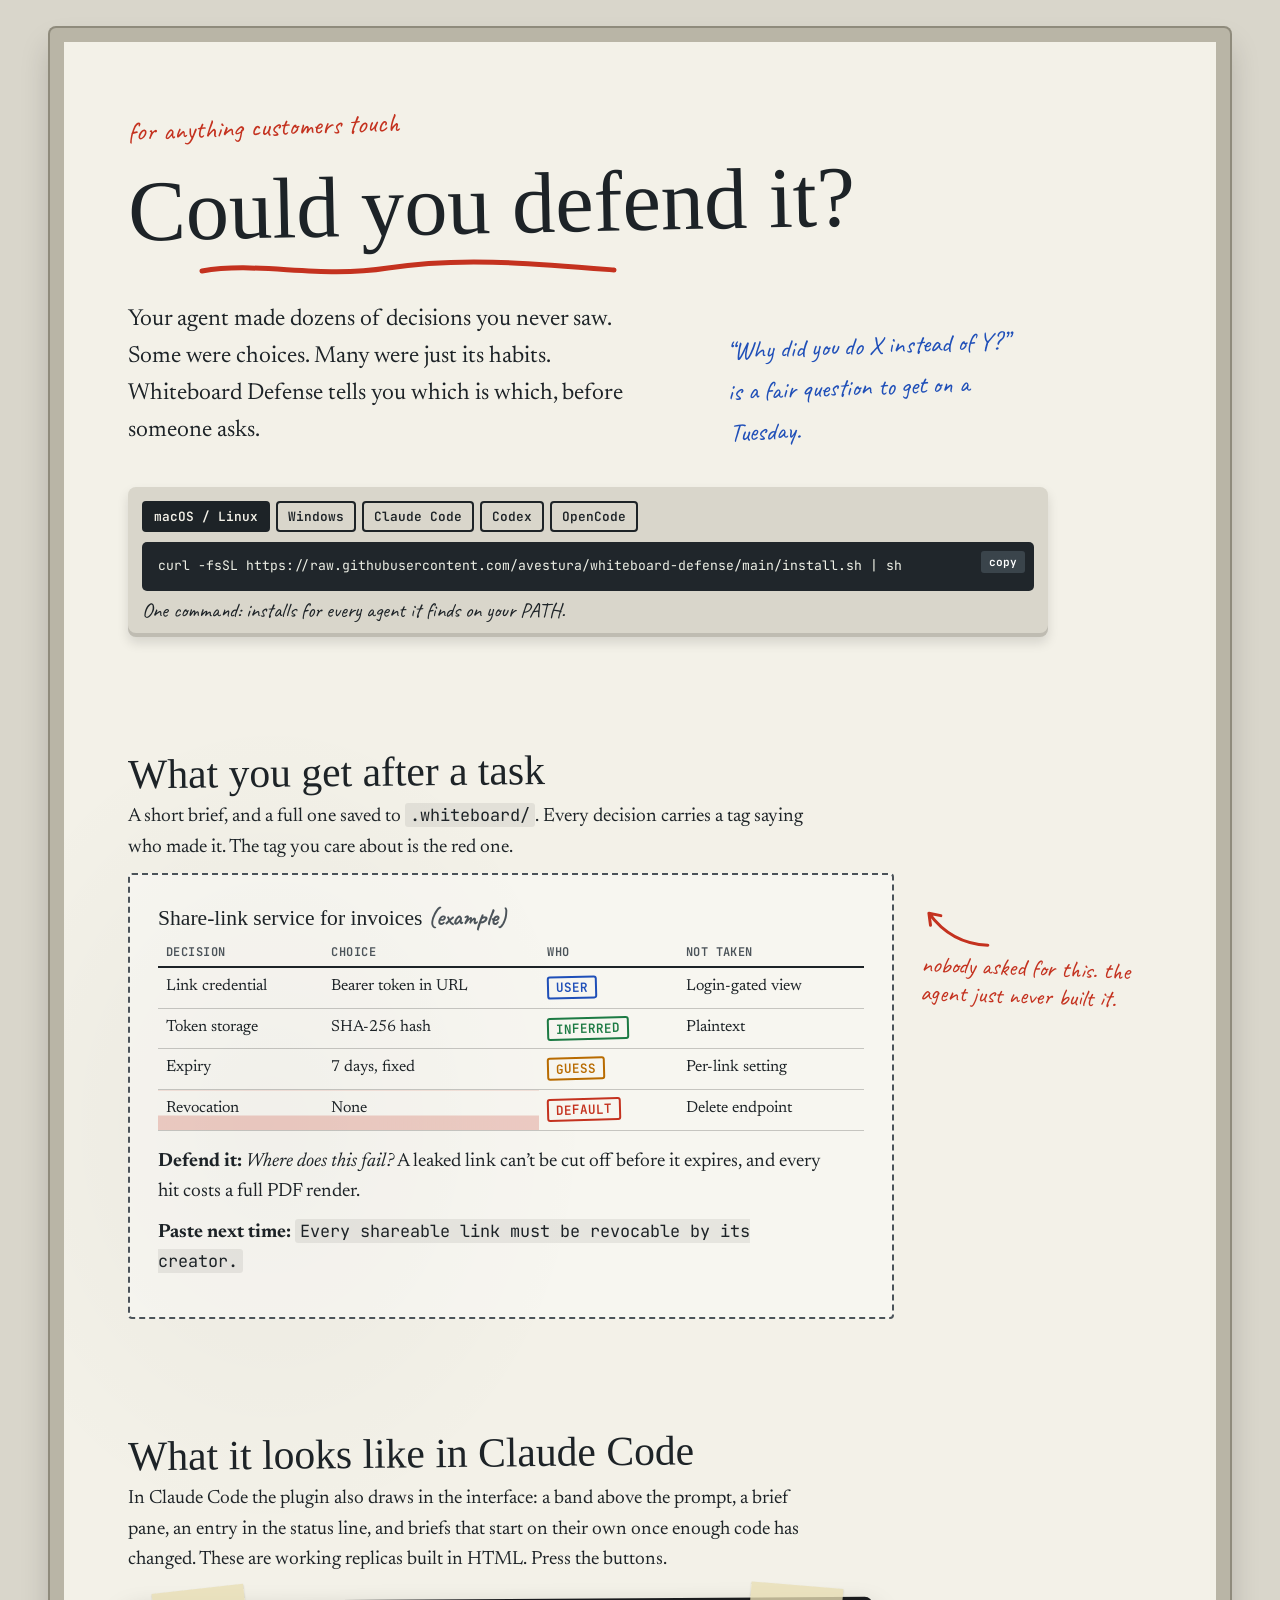
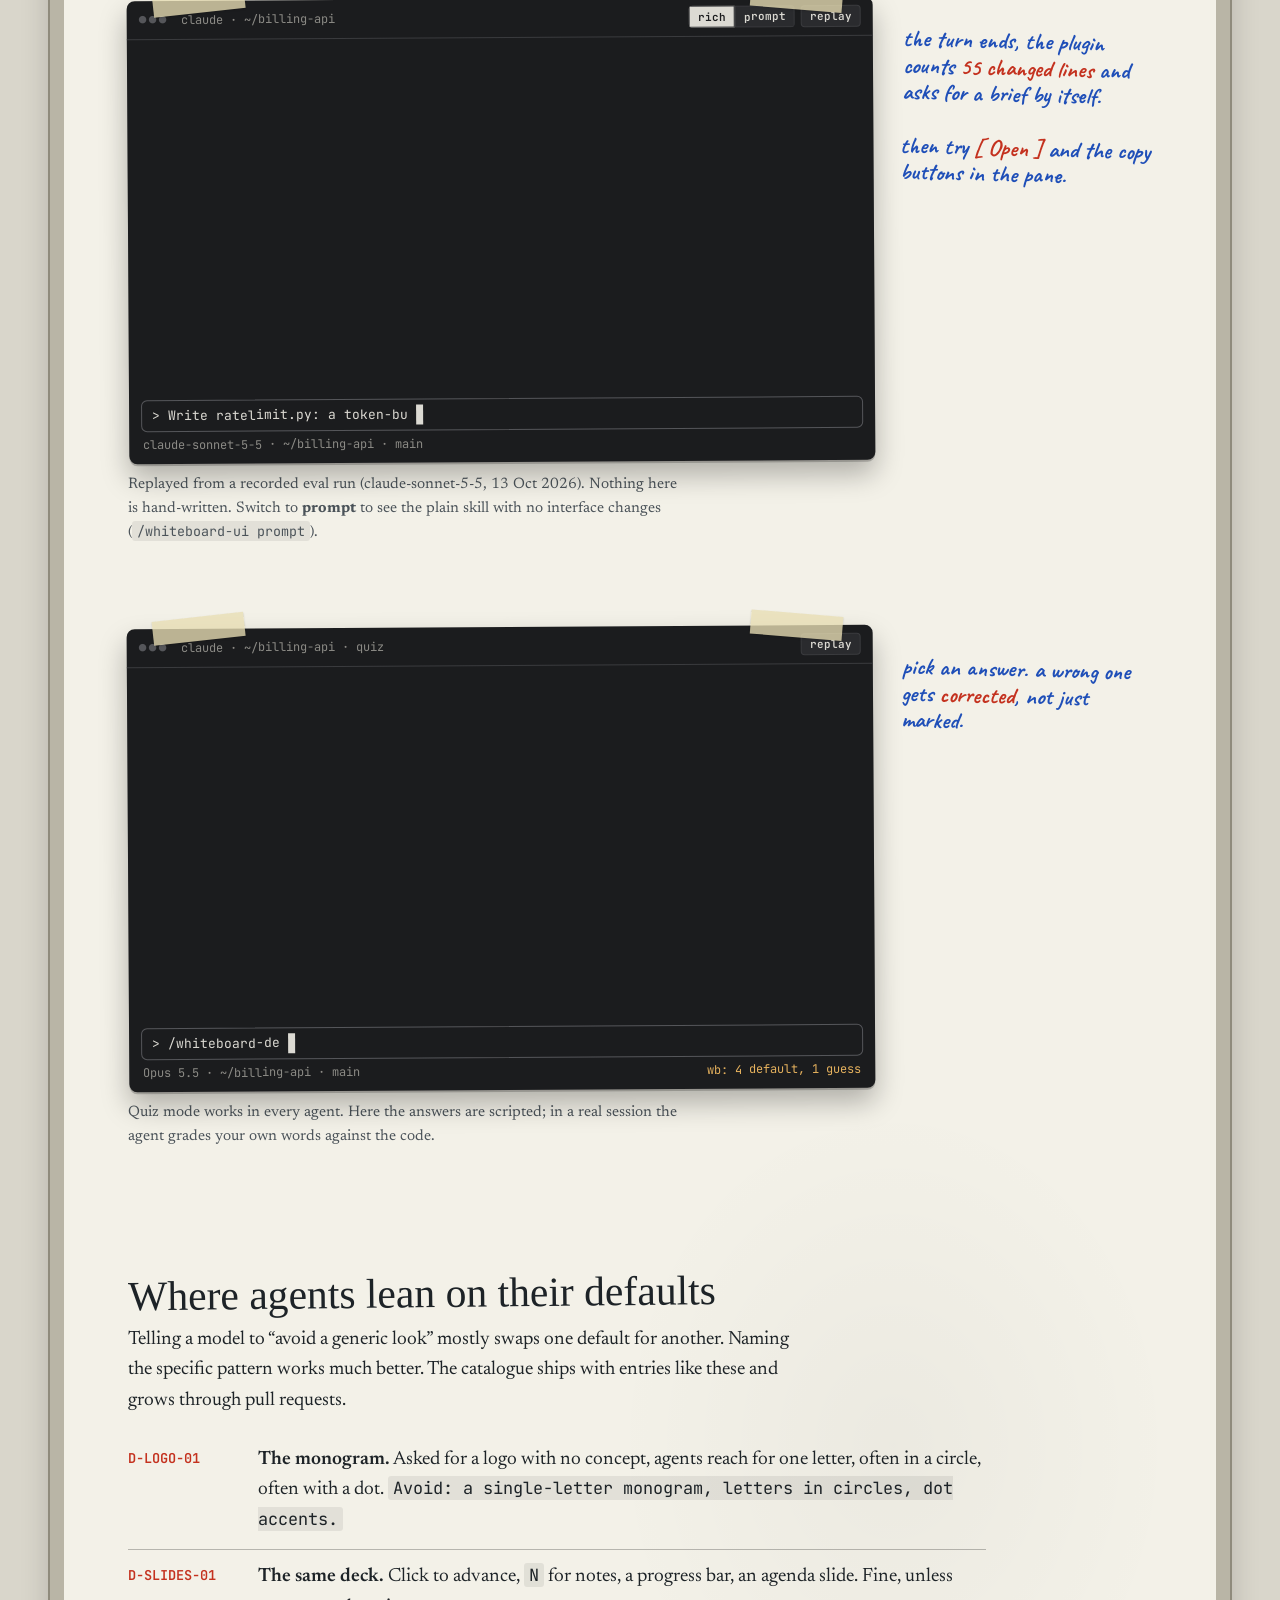
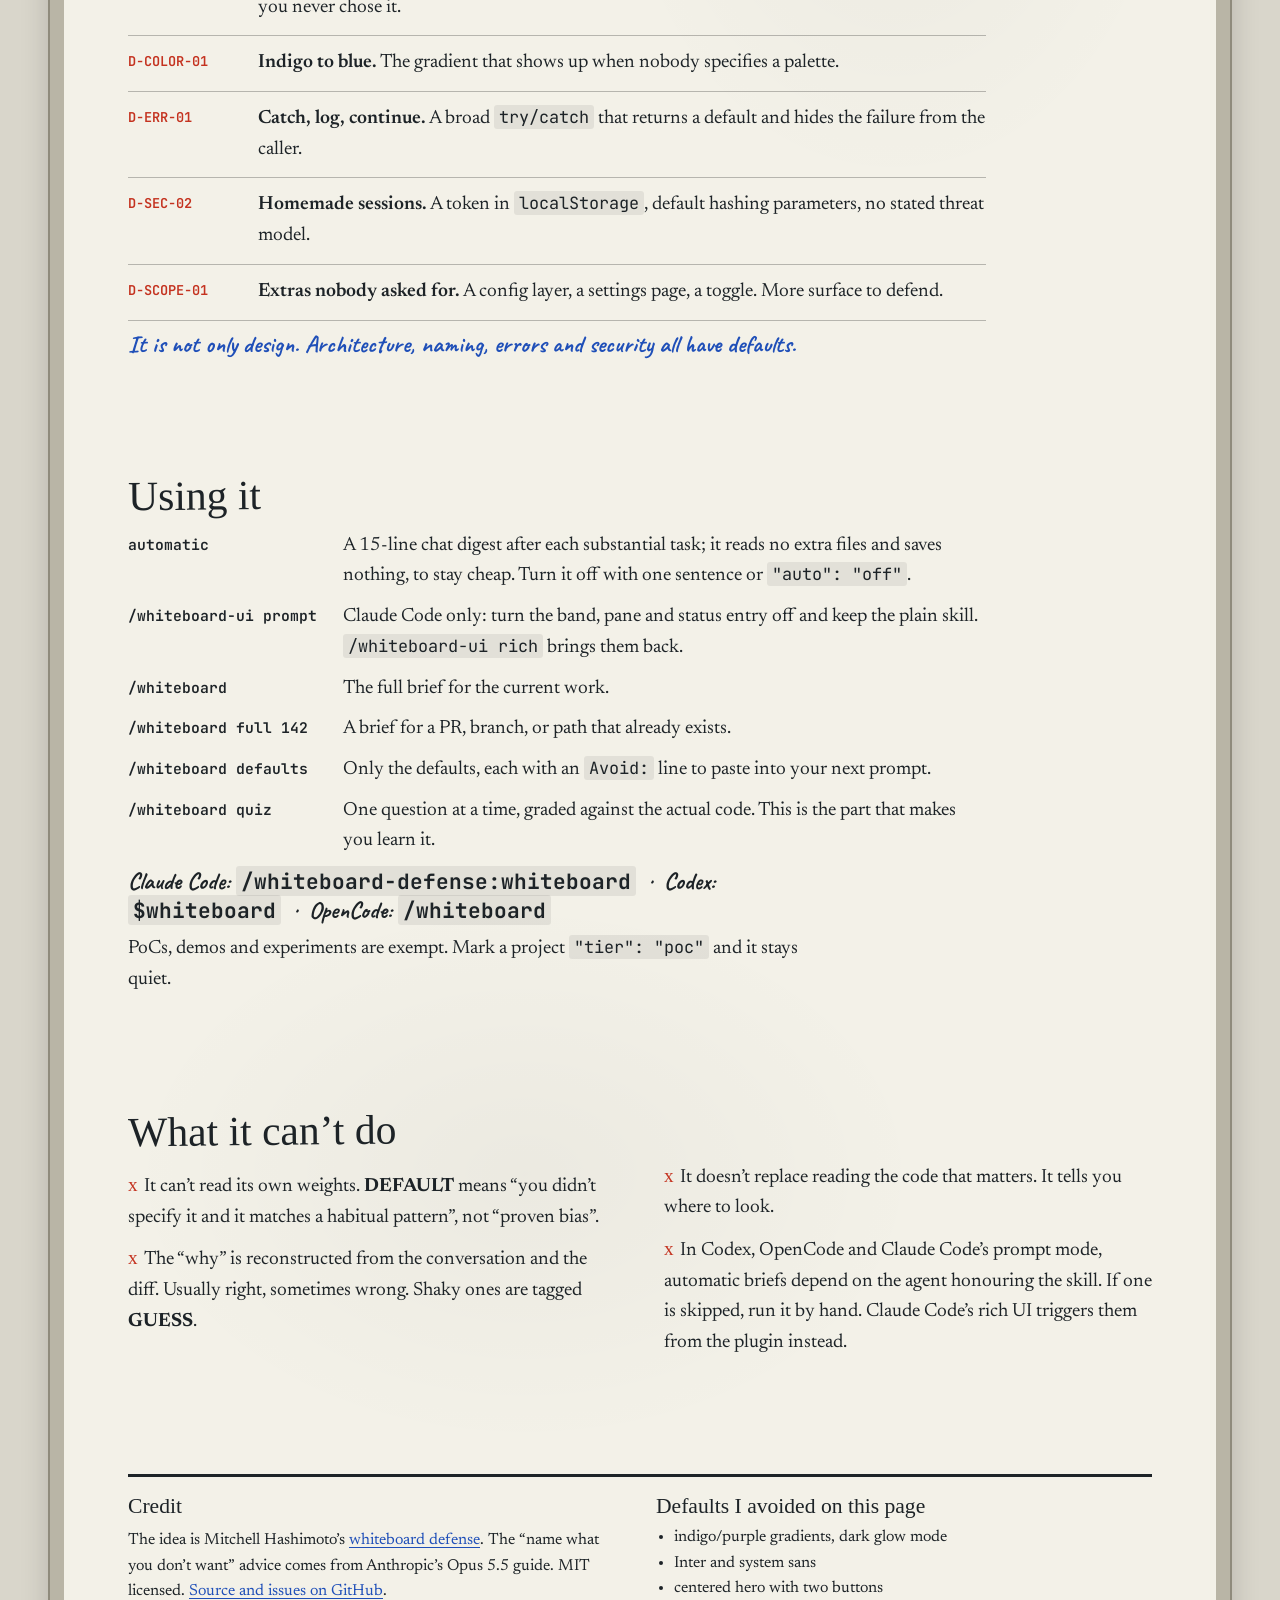
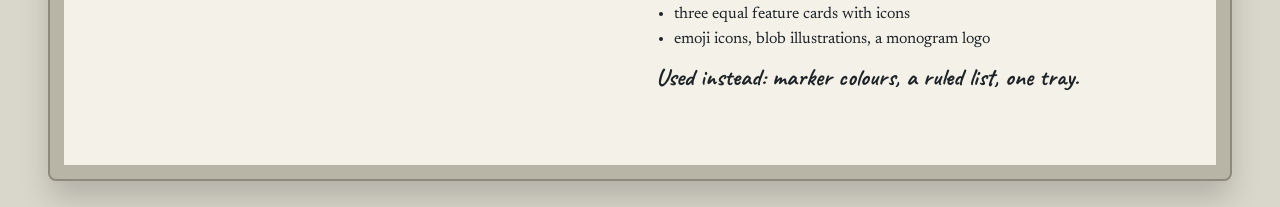
<file: docs/index.html>
<!doctype html>
<html lang="en">
<head>
<meta charset="utf-8">
<meta name="viewport" content="width=device-width, initial-scale=1">
<title>Whiteboard Defense: know what your AI agent built</title>
<meta name="description" content="A skill and plugin for Claude Code, Codex and OpenCode. After substantial work it tells you the decisions behind it, who made each one, and where the agent relied on its defaults.">
<meta property="og:title" content="Whiteboard Defense">
<meta property="og:description" content="Know what your AI agent built, and where it just used its defaults.">
<link rel="icon" href="favicon.svg" type="image/svg+xml">
<link rel="stylesheet" href="demo.css">
<link rel="preconnect" href="https://fonts.googleapis.com">
<link rel="preconnect" href="https://fonts.gstatic.com" crossorigin>
<link href="https://fonts.googleapis.com/css2?family=Caveat:wght@500;700&family=JetBrains+Mono:wght@400;600&family=Newsreader:ital,opsz,wght@0,6..72,400;0,6..72,600;1,6..72,400&family=Permanent+Marker&display=swap" rel="stylesheet">
<style>
  :root {
    --board: #f3f1e8;
    --board-edge: #cfcabb;
    --ink: #1d2327;
    --ink-soft: #4b5359;
    --blue: #1f4fb8;
    --green: #1c7a43;
    --red: #c4321f;
    --amber: #b86b00;
    --tray: #d9d6cb;
    --code-bg: #20262b;
    --code-ink: #eef0e6;
    --marker: "Permanent Marker", "Marker Felt", cursive;
    --hand: "Caveat", "Segoe Print", cursive;
    --body: "Newsreader", Georgia, serif;
    --mono: "JetBrains Mono", ui-monospace, Consolas, monospace;
  }
  * { box-sizing: border-box; }
  html { scroll-behavior: smooth; }
  body {
    margin: 0;
    background: var(--tray);
    color: var(--ink);
    font: 400 1.2rem/1.6 var(--body);
  }
  /* The page is one big board with a frame. */
  .board {
    max-width: 1180px;
    margin: 28px auto;
    background:
      radial-gradient(ellipse 40% 12% at 18% 22%, rgba(0,0,0,.035), transparent 70%),
      radial-gradient(ellipse 35% 10% at 72% 61%, rgba(0,0,0,.03), transparent 70%),
      radial-gradient(ellipse 50% 8% at 40% 88%, rgba(0,0,0,.03), transparent 70%),
      var(--board);
    border: 14px solid #b9b5a6;
    border-radius: 6px;
    box-shadow: 0 0 0 2px #8f8b7c, 0 18px 30px rgba(0,0,0,.18);
    padding: clamp(24px, 5vw, 64px);
    position: relative;
  }
  a { color: var(--blue); text-underline-offset: 3px; }
  h1, h2, h3 { font-family: var(--marker); font-weight: 400; line-height: 1.1; margin: 0; }
  h1 { font-size: clamp(2.6rem, 7vw, 5.4rem); transform: rotate(-1.2deg); max-width: 11ch; }
  h2 { font-size: clamp(1.8rem, 4vw, 2.6rem); margin-bottom: .6rem; transform: rotate(-.6deg); }
  h3 { font-size: 1.35rem; }
  .hand { font-family: var(--hand); font-weight: 700; font-size: 1.5rem; line-height: 1.2; }
  .eyebrow { font-family: var(--hand); font-size: 1.7rem; color: var(--red); transform: rotate(-2deg); display: inline-block; margin-bottom: .3rem; }
  section { margin-top: clamp(56px, 9vw, 110px); }
  p { margin: .6rem 0; max-width: 62ch; }

  /* Hero: headline gets the full width; lede and margin note share a row; install tray below. */
  .hero h1 { max-width: none; }
  .hero-copy { display: grid; grid-template-columns: minmax(0, 1.3fr) minmax(0, 1fr); gap: 48px; align-items: end; margin-top: 1.2rem; }
  .hero .lede { font-size: 1.45rem; margin: 0; max-width: 40ch; }
  .underline { display: block; width: min(560px, 90%); height: 24px; margin-top: 8px; }
  .quote-note { font-family: var(--hand); font-size: 1.6rem; color: var(--blue); margin: 0; max-width: 24ch; transform: rotate(-2deg); }
  #install { margin-top: 2.4rem; max-width: 920px; }
  @media (max-width: 760px) { .hero-copy { grid-template-columns: 1fr; gap: 20px; } }

  /* Install: marker tray with tabs. */
  .tray { background: var(--tray); border-radius: 8px; padding: 14px; box-shadow: inset 0 -4px 0 rgba(0,0,0,.12), 0 6px 12px rgba(0,0,0,.12); }
  .tabs { display: flex; gap: 6px; flex-wrap: wrap; margin-bottom: 10px; }
  .tabs button {
    font: 600 .8rem var(--mono); border: 2px solid var(--ink); background: transparent; color: var(--ink);
    padding: 5px 10px; border-radius: 4px; cursor: pointer;
  }
  .tabs button[aria-selected="true"] { background: var(--ink); color: var(--board); }
  .tabs button:focus-visible, .copy:focus-visible { outline: 3px solid var(--blue); outline-offset: 2px; }
  .panel { display: none; }
  .panel.on { display: block; }
  pre {
    margin: 0; background: var(--code-bg); color: var(--code-ink); font: 400 .82rem/1.55 var(--mono);
    padding: 14px 76px 14px 16px; border-radius: 5px; overflow-x: auto; white-space: pre;
  }
  .cmd { position: relative; min-width: 0; }
  .copy { position: absolute; top: 9px; right: 9px; font: 600 .7rem var(--mono); background: #3a444b; color: #fff; border: 0; padding: 4px 8px; border-radius: 3px; cursor: pointer; }
  .copy:hover { background: #55616a; }
  .tray small { display: block; font-family: var(--hand); font-size: 1.3rem; margin-top: 8px; line-height: 1.15; }

  /* Tags as marker-coloured stamps */
  .tag { font: 600 .8rem var(--mono); padding: 1px 7px; border: 2px solid currentColor; border-radius: 3px; white-space: nowrap; display: inline-block; transform: rotate(-1.5deg); }
  .t-user { color: var(--blue); } .t-inf { color: var(--green); } .t-def { color: var(--red); } .t-gue { color: var(--amber); }

  /* The sample brief */
  .sheet { background: rgba(255,255,255,.35); border: 2px dashed var(--ink-soft); border-radius: 4px; padding: clamp(14px, 3vw, 28px); }
  .sheet h3 { margin-bottom: .4rem; }
  table { border-collapse: collapse; width: 100%; font-size: 1rem; line-height: 1.35; }
  th { font: 600 .75rem var(--mono); text-transform: uppercase; letter-spacing: .04em; text-align: left; color: var(--ink-soft); border-bottom: 2px solid var(--ink); padding: 6px 8px; }
  td { padding: 8px; border-bottom: 1px solid rgba(0,0,0,.2); vertical-align: top; }
  .scroll { overflow-x: auto; }
  .circled { background: linear-gradient(transparent 62%, rgba(196,50,31,.22) 62%); }
  .margin { display: grid; grid-template-columns: minmax(0, 1fr) 230px; gap: 28px; align-items: start; }
  .margin .note { font-family: var(--hand); font-size: 1.5rem; line-height: 1.15; color: var(--red); transform: rotate(2deg); padding-top: 38px; }
  .margin .note svg { width: 70px; height: 40px; display: block; margin-bottom: 4px; }
  @media (max-width: 900px) { .margin { grid-template-columns: minmax(0, 1fr); } .margin .note { padding-top: 0; } }
  @media (max-width: 600px) { .board { margin: 0; border-width: 8px; border-radius: 0; } }

  /* Defaults list: ruled like notebook lines, no cards. */
  .rules { list-style: none; padding: 0; margin: 1rem 0 0; max-width: 78ch; }
  .rules li { display: grid; grid-template-columns: 112px 1fr; gap: 18px; padding: 12px 0; border-bottom: 1px solid rgba(0,0,0,.25); }
  .rules code, code { font-family: var(--mono); font-size: .88em; background: rgba(0,0,0,.07); padding: 1px 5px; border-radius: 3px; }
  .rules .id { font: 600 .85rem var(--mono); color: var(--red); padding-top: 4px; }
  .rules b { font-weight: 600; }
  @media (max-width: 600px) { .rules li { grid-template-columns: 1fr; gap: 2px; } }

  /* Commands */
  dl.cmds { display: grid; grid-template-columns: max-content 1fr; gap: 10px 26px; margin: 1rem 0 0; max-width: 78ch; }
  dl.cmds dt { font: 600 .92rem var(--mono); padding-top: 4px; }
  dl.cmds dd { margin: 0; }
  @media (max-width: 600px) { dl.cmds { grid-template-columns: 1fr; gap: 0; } dl.cmds dd { margin-bottom: 12px; } }

  /* Honest limits */
  .limits { columns: 2 340px; column-gap: 48px; }
  .limits p { break-inside: avoid; }
  .limits .x { font-family: var(--marker); color: var(--red); margin-right: 6px; }

  footer { margin-top: clamp(60px, 9vw, 120px); border-top: 3px solid var(--ink); padding-top: 18px; display: grid; grid-template-columns: 1fr 1fr; gap: 32px; font-size: 1rem; }
  footer h3 { margin-bottom: .4rem; }
  footer ul { margin: 0; padding-left: 1.1rem; }
  @media (max-width: 760px) { footer { grid-template-columns: 1fr; } }
  .skip { position: absolute; left: -999px; } .skip:focus { left: 8px; top: 8px; background: #fff; padding: 6px; z-index: 5; }
  @media (prefers-reduced-motion: reduce) { html { scroll-behavior: auto; } }
</style>
</head>
<body>
<a class="skip" href="#install">Skip to install</a>
<div class="board">

  <header class="hero">
    <div>
      <span class="eyebrow">for anything customers touch</span>
      <h1>Could you defend it?</h1>
      <svg class="underline" viewBox="0 0 420 24" aria-hidden="true"><path d="M4 14 C 60 4, 120 22, 190 11 S 330 6, 416 13" fill="none" stroke="#c4321f" stroke-width="5" stroke-linecap="round"/></svg>
      <div class="hero-copy">
        <p class="lede">Your agent made dozens of decisions you never saw. Some were choices. Many were just its habits. Whiteboard Defense tells you which is which, before someone asks.</p>
        <p class="quote-note">&ldquo;Why did you do X instead of Y?&rdquo; is a fair question to get on a Tuesday.</p>
      </div>
    </div>

    <div id="install">
      <div class="tray">
        <div class="tabs" role="tablist" aria-label="Install target">
          <button role="tab" aria-selected="true" data-tab="sh">macOS / Linux</button>
          <button role="tab" aria-selected="false" data-tab="ps">Windows</button>
          <button role="tab" aria-selected="false" data-tab="cc">Claude Code</button>
          <button role="tab" aria-selected="false" data-tab="cx">Codex</button>
          <button role="tab" aria-selected="false" data-tab="oc">OpenCode</button>
        </div>
        <div class="panel cmd on" id="p-sh"><pre>curl -fsSL https://raw.githubusercontent.com/avestura/whiteboard-defense/main/install.sh | sh</pre><button class="copy">copy</button></div>
        <div class="panel cmd" id="p-ps"><pre>irm https://raw.githubusercontent.com/avestura/whiteboard-defense/main/install.ps1 | iex</pre><button class="copy">copy</button></div>
        <div class="panel cmd" id="p-cc"><pre>claude plugin marketplace add avestura/whiteboard-defense
claude plugin install whiteboard-defense@whiteboard-defense</pre><button class="copy">copy</button></div>
        <div class="panel cmd" id="p-cx"><pre>curl -fsSL https://raw.githubusercontent.com/avestura/whiteboard-defense/main/install.sh | sh -s -- codex</pre><button class="copy">copy</button></div>
        <div class="panel cmd" id="p-oc"><pre>curl -fsSL https://raw.githubusercontent.com/avestura/whiteboard-defense/main/install.sh | sh -s -- opencode</pre><button class="copy">copy</button></div>
        <small id="hint">One command: installs for every agent it finds on your PATH.</small>
      </div>
    </div>
  </header>

  <section aria-labelledby="what">
    <h2 id="what">What you get after a task</h2>
    <p>A short brief, and a full one saved to <code>.whiteboard/</code>. Every decision carries a tag saying who made it. The tag you care about is the red one.</p>
    <div class="margin">
      <div class="sheet">
        <h3>Share-link service for invoices <span class="hand" style="color:var(--ink-soft)">(example)</span></h3>
        <div class="scroll">
        <table>
          <thead><tr><th>Decision</th><th>Choice</th><th>Who</th><th>Not taken</th></tr></thead>
          <tbody>
            <tr><td>Link credential</td><td>Bearer token in URL</td><td><span class="tag t-user">USER</span></td><td>Login-gated view</td></tr>
            <tr><td>Token storage</td><td>SHA-256 hash</td><td><span class="tag t-inf">INFERRED</span></td><td>Plaintext</td></tr>
            <tr><td>Expiry</td><td>7 days, fixed</td><td><span class="tag t-gue">GUESS</span></td><td>Per-link setting</td></tr>
            <tr><td class="circled">Revocation</td><td class="circled">None</td><td><span class="tag t-def">DEFAULT</span></td><td>Delete endpoint</td></tr>
          </tbody>
        </table>
        </div>
        <p style="margin-top:1rem"><b>Defend it:</b> <em>Where does this fail?</em> A leaked link can&rsquo;t be cut off before it expires, and every hit costs a full PDF render.</p>
        <p><b>Paste next time:</b> <code>Every shareable link must be revocable by its creator.</code></p>
      </div>
      <div class="note">
        <svg viewBox="0 0 70 40" aria-hidden="true"><path d="M66 36 C 40 36, 20 24, 6 6 M6 6 l 12 2 M6 6 l 2 12" fill="none" stroke="#c4321f" stroke-width="3" stroke-linecap="round" stroke-linejoin="round"/></svg>
        nobody asked for this. the agent just never built it.
      </div>
    </div>
  </section>

  <section aria-labelledby="claude">
    <h2 id="claude">What it looks like in Claude Code</h2>
    <p>In Claude Code the plugin also draws in the interface: a band above the prompt, a brief pane, an entry in the status line, and briefs that start on their own once enough code has changed. These are working replicas built in HTML. Press the buttons.</p>
    <div class="demos">
      <div class="demo-cap">
        <div>
          <div class="term" id="demo-auto">
            <div class="term-bar">
              <span class="dots" aria-hidden="true">●●●</span>
              <span class="title">claude · ~/billing-api</span>
              <div class="term-ctl">
                <span class="seg" role="group" aria-label="Plugin interface"><button type="button" data-mode="rich" aria-pressed="true">rich</button><button type="button" data-mode="prompt" aria-pressed="false">prompt</button></span>
                <button type="button" data-act="replay">replay</button>
              </div>
            </div>
            <div class="term-main">
              <div class="transcript" aria-live="polite"></div>
              <aside class="pane" hidden aria-label="Whiteboard brief pane">
                <div class="pane-head"><span>Whiteboard brief</span><button type="button" class="tbtn" data-act="close" aria-label="Close pane">×</button></div>
                <div class="pane-body"></div>
              </aside>
            </div>
            <div class="band" hidden></div>
            <div class="promptbox"><span aria-hidden="true">&gt;</span><span class="typed"></span><span class="cursor" aria-hidden="true">&nbsp;</span></div>
            <div class="statusline"><span>Opus 5.5 · ~/billing-api · main</span><span class="wb"></span></div>
            <div class="toast" role="status"></div>
          </div>
          <p class="demo-foot"><span id="demo-source">Replayed from a recorded eval run.</span> Switch to <b>prompt</b> to see the plain skill with no interface changes (<code>/whiteboard-ui prompt</code>).</p>
        </div>
        <div class="note">
          the turn ends, the plugin counts <b id="demo-lines">the changed lines</b> and asks for a brief by itself.
          <br><br>then try <b>[ Open ]</b> and the copy buttons in the pane.
        </div>
      </div>

      <div class="demo-cap">
        <div>
          <div class="term" id="demo-quiz">
            <div class="term-bar">
              <span class="dots" aria-hidden="true">●●●</span>
              <span class="title">claude · ~/billing-api · quiz</span>
              <div class="term-ctl"><button type="button" data-act="replay">replay</button></div>
            </div>
            <div class="term-main"><div class="transcript" aria-live="polite"></div></div>
            <div class="band" hidden></div>
            <div class="promptbox"><span aria-hidden="true">&gt;</span><span class="typed"></span><span class="cursor" aria-hidden="true">&nbsp;</span></div>
            <div class="statusline"><span>Opus 5.5 · ~/billing-api · main</span><span class="wb"></span></div>
            <div class="toast" role="status"></div>
          </div>
          <p class="demo-foot">Quiz mode works in every agent. Here the answers are scripted; in a real session the agent grades your own words against the code.</p>
        </div>
        <div class="note">
          pick an answer. a wrong one gets <b>corrected</b>, not just marked.
        </div>
      </div>
    </div>
  </section>

  <section aria-labelledby="defaults">
    <h2 id="defaults">Where agents lean on their defaults</h2>
    <p>Telling a model to &ldquo;avoid a generic look&rdquo; mostly swaps one default for another. Naming the specific pattern works much better. The catalogue ships with entries like these and grows through pull requests.</p>
    <ul class="rules">
      <li><span class="id">D-LOGO-01</span><span><b>The monogram.</b> Asked for a logo with no concept, agents reach for one letter, often in a circle, often with a dot. <code>Avoid: a single-letter monogram, letters in circles, dot accents.</code></span></li>
      <li><span class="id">D-SLIDES-01</span><span><b>The same deck.</b> Click to advance, <code>N</code> for notes, a progress bar, an agenda slide. Fine, unless you never chose it.</span></li>
      <li><span class="id">D-COLOR-01</span><span><b>Indigo to blue.</b> The gradient that shows up when nobody specifies a palette.</span></li>
      <li><span class="id">D-ERR-01</span><span><b>Catch, log, continue.</b> A broad <code>try/catch</code> that returns a default and hides the failure from the caller.</span></li>
      <li><span class="id">D-SEC-02</span><span><b>Homemade sessions.</b> A token in <code>localStorage</code>, default hashing parameters, no stated threat model.</span></li>
      <li><span class="id">D-SCOPE-01</span><span><b>Extras nobody asked for.</b> A config layer, a settings page, a toggle. More surface to defend.</span></li>
    </ul>
    <p class="hand" style="color:var(--blue)">It is not only design. Architecture, naming, errors and security all have defaults.</p>
  </section>

  <section aria-labelledby="use">
    <h2 id="use">Using it</h2>
    <dl class="cmds">
      <dt>automatic</dt><dd>A 15-line chat digest after each substantial task; it reads no extra files and saves nothing, to stay cheap. Turn it off with one sentence or <code>"auto": "off"</code>.</dd>
      <dt>/whiteboard-ui prompt</dt><dd>Claude Code only: turn the band, pane and status entry off and keep the plain skill. <code>/whiteboard-ui rich</code> brings them back.</dd>
      <dt>/whiteboard</dt><dd>The full brief for the current work.</dd>
      <dt>/whiteboard full 142</dt><dd>A brief for a PR, branch, or path that already exists.</dd>
      <dt>/whiteboard defaults</dt><dd>Only the defaults, each with an <code>Avoid:</code> line to paste into your next prompt.</dd>
      <dt>/whiteboard quiz</dt><dd>One question at a time, graded against the actual code. This is the part that makes you learn it.</dd>
    </dl>
    <p class="hand">Claude Code: <code>/whiteboard-defense:whiteboard</code> &nbsp;·&nbsp; Codex: <code>$whiteboard</code> &nbsp;·&nbsp; OpenCode: <code>/whiteboard</code></p>
    <p>PoCs, demos and experiments are exempt. Mark a project <code>"tier": "poc"</code> and it stays quiet.</p>
  </section>

  <section aria-labelledby="limits">
    <h2 id="limits">What it can&rsquo;t do</h2>
    <div class="limits">
      <p><span class="x">x</span>It can&rsquo;t read its own weights. <b>DEFAULT</b> means &ldquo;you didn&rsquo;t specify it and it matches a habitual pattern&rdquo;, not &ldquo;proven bias&rdquo;.</p>
      <p><span class="x">x</span>The &ldquo;why&rdquo; is reconstructed from the conversation and the diff. Usually right, sometimes wrong. Shaky ones are tagged <b>GUESS</b>.</p>
      <p><span class="x">x</span>It doesn&rsquo;t replace reading the code that matters. It tells you where to look.</p>
      <p><span class="x">x</span>In Codex, OpenCode and Claude Code&rsquo;s prompt mode, automatic briefs depend on the agent honouring the skill. If one is skipped, run it by hand. Claude Code&rsquo;s rich UI triggers them from the plugin instead.</p>
    </div>
  </section>

  <footer>
    <div>
      <h3>Credit</h3>
      <p>The idea is Mitchell Hashimoto&rsquo;s <a href="https://x.com/mitchellh/status/2100249348345057389">whiteboard defense</a>. The &ldquo;name what you don&rsquo;t want&rdquo; advice comes from Anthropic&rsquo;s Opus 5.5 guide. MIT licensed. <a href="https://github.com/avestura/whiteboard-defense">Source and issues on GitHub</a>.</p>
    </div>
    <div>
      <h3>Defaults I avoided on this page</h3>
      <ul>
        <li>indigo/purple gradients, dark glow mode</li>
        <li>Inter and system sans</li>
        <li>centered hero with two buttons</li>
        <li>three equal feature cards with icons</li>
        <li>emoji icons, blob illustrations, a monogram logo</li>
      </ul>
      <p class="hand">Used instead: marker colours, a ruled list, one tray.</p>
    </div>
  </footer>
</div>

<script>
  const tabs = document.querySelectorAll('.tabs button');
  const hints = {
    sh: 'One command: installs for every agent it finds on your PATH.',
    ps: 'Same, for PowerShell. Add agent names after it to pick (claude codex opencode).',
    cc: 'Then run /whiteboard-defense:whiteboard.',
    cx: 'Installs the skill into ~/.agents/skills. Then run $whiteboard.',
    oc: 'Installs the skill and a /whiteboard command.'
  };
  tabs.forEach(b => b.addEventListener('click', () => {
    tabs.forEach(t => t.setAttribute('aria-selected', t === b));
    document.querySelectorAll('.panel').forEach(p => p.classList.toggle('on', p.id === 'p-' + b.dataset.tab));
    document.getElementById('hint').textContent = hints[b.dataset.tab];
  }));
  document.querySelectorAll('.copy').forEach(btn => btn.addEventListener('click', async () => {
    const text = btn.parentElement.querySelector('pre').textContent;
    try { await navigator.clipboard.writeText(text); btn.textContent = 'copied'; }
    catch { btn.textContent = 'select + ctrl-c'; }
    setTimeout(() => btn.textContent = 'copy', 1600);
  }));
</script>
<script src="demo-data.js"></script>
<script src="demo.js" defer></script>
</body>
</html>
</file>
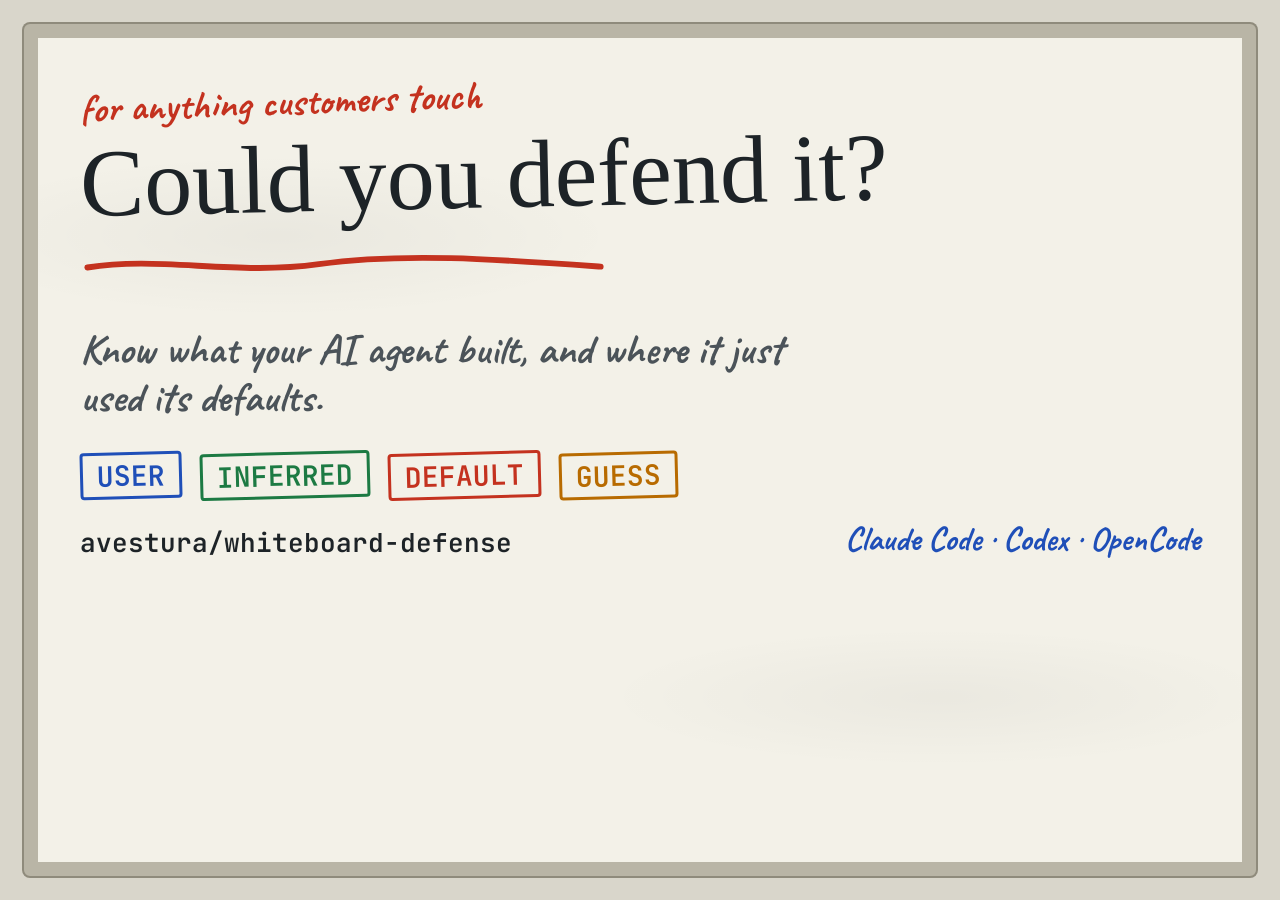
<file: assets/social-preview.html>
<!doctype html>
<meta charset="utf-8">
<link href="https://fonts.googleapis.com/css2?family=Caveat:wght@700&family=JetBrains+Mono:wght@600&family=Permanent+Marker&display=swap" rel="stylesheet">
<style>
  * { box-sizing: border-box; margin: 0; }
  html, body { width: 1280px; height: 640px; overflow: hidden; }
  body { background: #d9d6cb; }
  /* 1280x640 card; important content stays inside the 80px safe margin. */
  .board {
    position: absolute; inset: 24px; border: 14px solid #b9b5a6; border-radius: 6px;
    box-shadow: 0 0 0 2px #8f8b7c;
    background:
      radial-gradient(ellipse 40% 14% at 20% 24%, rgba(0,0,0,.04), transparent 70%),
      radial-gradient(ellipse 40% 12% at 75% 80%, rgba(0,0,0,.035), transparent 70%),
      #f3f1e8;
  }
  .content { position: absolute; left: 80px; top: 80px; width: 1120px; height: 480px; }
  .eyebrow { position: absolute; left: 0; top: 4px; font: 700 40px "Caveat", cursive; color: #c4321f; transform: rotate(-2deg); transform-origin: left; }
  h1 { position: absolute; left: 0; top: 56px; font: 400 96px/1 "Permanent Marker", cursive; color: #1d2327; transform: rotate(-1.2deg); transform-origin: left; white-space: nowrap; }
  svg { position: absolute; left: 4px; top: 170px; width: 520px; height: 30px; }
  .sub { position: absolute; left: 0; top: 246px; width: 760px; font: 700 42px/1.15 "Caveat", cursive; color: #4b5359; }
  .tags { position: absolute; left: 0; top: 372px; display: flex; gap: 18px; }
  .tag { font: 600 28px "JetBrains Mono", monospace; padding: 2px 14px; border: 3px solid currentColor; border-radius: 4px; transform: rotate(-1.5deg); }
  .u { color: #1f4fb8; } .i { color: #1c7a43; } .d { color: #c4321f; } .g { color: #b86b00; }
  .repo { position: absolute; left: 0; bottom: 0; font: 600 26px "JetBrains Mono", monospace; color: #1d2327; }
  .agents { position: absolute; right: 0; bottom: 0; font: 700 34px "Caveat", cursive; color: #1f4fb8; }
</style>
<div class="board"></div>
<div class="content">
  <div class="eyebrow">for anything customers touch</div>
  <h1>Could you defend it?</h1>
  <svg viewBox="0 0 620 30"><path d="M4 18 C 90 4, 180 28, 280 14 S 490 8, 616 17" fill="none" stroke="#c4321f" stroke-width="7" stroke-linecap="round"/></svg>
  <div class="sub">Know what your AI agent built, and where it just used its defaults.</div>
  <div class="tags"><span class="tag u">USER</span><span class="tag i">INFERRED</span><span class="tag d">DEFAULT</span><span class="tag g">GUESS</span></div>
  <div class="repo">avestura/whiteboard-defense</div>
  <div class="agents">Claude Code · Codex · OpenCode</div>
</div>
</file>
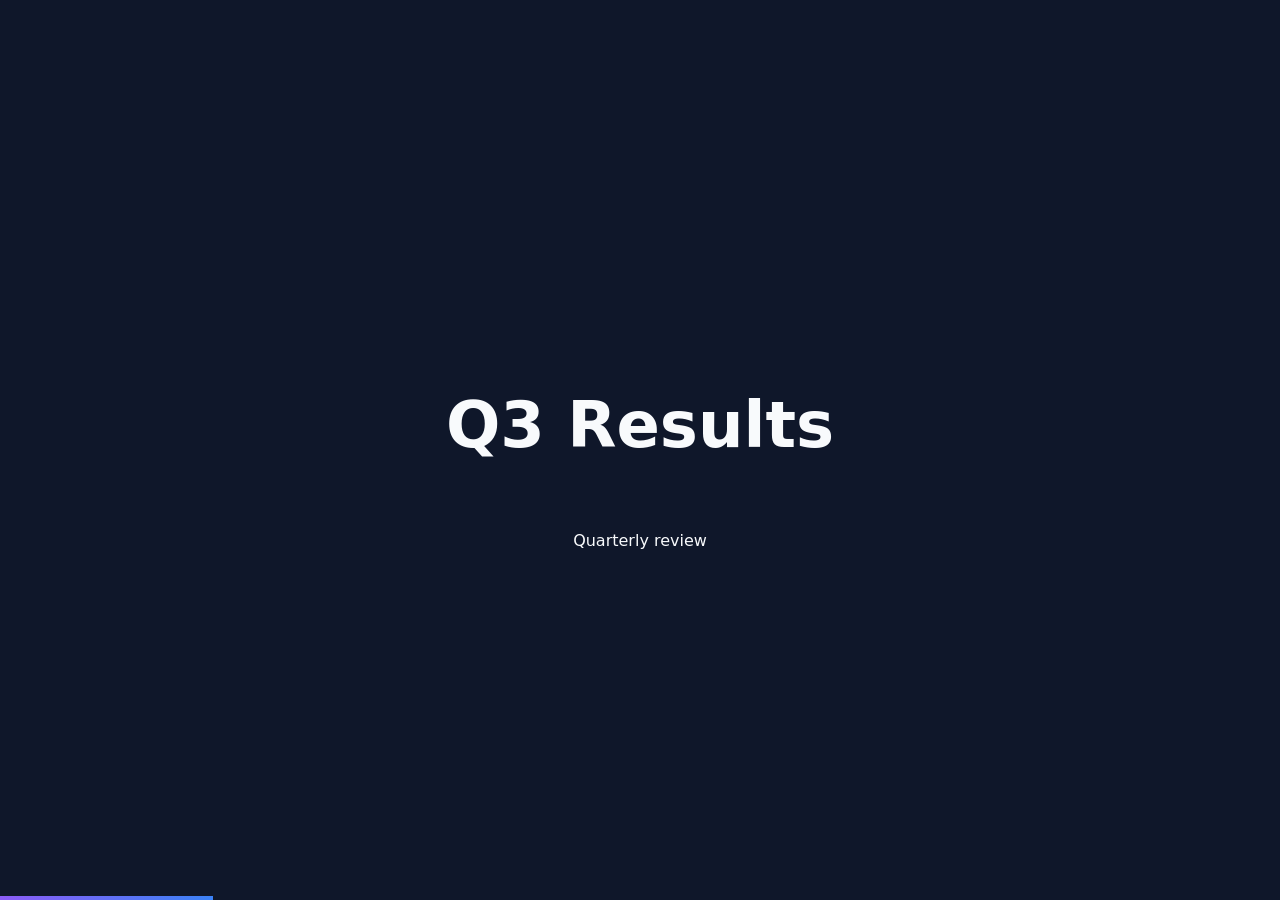
<file: evals/scenarios/slides/files/slides.html>
<!doctype html>
<html><head><meta charset="utf-8"><title>Q3 Results</title>
<style>
  body { margin: 0; font-family: Inter, system-ui, sans-serif; background: #0f172a; color: #f8fafc; }
  section { display: none; height: 100vh; place-content: center; text-align: center; }
  section.on { display: grid; }
  h1 { font-size: 4rem; }
  .notes { display: none; position: fixed; bottom: 0; left: 0; right: 0; background: #1e293b; padding: 1rem; }
  body.show-notes .notes { display: block; }
  #bar { position: fixed; bottom: 0; left: 0; height: 4px; background: linear-gradient(90deg, #8b5cf6, #3b82f6); }
</style></head>
<body>
<section class="on"><h1>Q3 Results</h1><p>Quarterly review</p><aside class="notes">Welcome everyone.</aside></section>
<section><h1>Agenda</h1><ul><li>Revenue</li><li>Churn</li><li>Customers</li><li>Next steps</li></ul></section>
<section><h1>Revenue +12%</h1><aside class="notes">Driven by enterprise upgrades.</aside></section>
<section><h1>Churn down to 3%</h1></section>
<section><h1>2 new enterprise customers</h1></section>
<section><h1>Thank you!</h1><p>Questions?</p></section>
<div id="bar"></div>
<script>
  const slides = [...document.querySelectorAll('section')]
  let i = 0
  const show = n => {
    slides[i].classList.remove('on')
    i = Math.max(0, Math.min(slides.length - 1, n))
    slides[i].classList.add('on')
    document.getElementById('bar').style.width = ((i + 1) / slides.length * 100) + '%'
  }
  document.addEventListener('click', () => show(i + 1))
  document.addEventListener('keydown', e => {
    if (e.key === 'ArrowRight' || e.key === ' ') show(i + 1)
    if (e.key === 'ArrowLeft') show(i - 1)
    if (e.key === 'n') document.body.classList.toggle('show-notes')
    if (e.key === 'f') document.documentElement.requestFullscreen()
  })
  show(0)
</script>
</body></html>
</file>
<file: docs/demo.css>
/* Replicas of the Claude Code terminal with the whiteboard-defense plugin.
   A terminal "taped" to the board; colours follow the dark theme's keys
   the plugin draws with (suggestion, success, error, warning). */
.demos { display: grid; gap: clamp(40px, 6vw, 72px); margin-top: 1.4rem; }
.demo-cap { display: grid; grid-template-columns: minmax(0, 1fr) 250px; gap: 28px; align-items: start; }
.demo-cap .note { font-family: var(--hand); font-weight: 700; font-size: 1.45rem; line-height: 1.15; color: var(--blue); transform: rotate(1.5deg); padding-top: 30px; }
.demo-cap .note b { color: var(--red); font-weight: 700; }
@media (max-width: 960px) { .demo-cap { grid-template-columns: minmax(0, 1fr); } .demo-cap .note { padding-top: 0; } }

.term {
  --t-bg: #1b1c1e; --t-fg: #dcdad3; --t-dim: #8b8a85; --t-line: #3a3b3e;
  --t-blue: #7fa6f5; --t-green: #8fcf7a; --t-red: #f2707f; --t-amber: #e6b25e; --t-accent: #d97757;
  position: relative; background: var(--t-bg); color: var(--t-fg);
  font: 400 13px/1.55 var(--mono); border-radius: 8px;
  box-shadow: 0 14px 28px rgba(0,0,0,.28), 0 2px 0 rgba(0,0,0,.2);
  transform: rotate(-.35deg);
}
.term::before, .term::after { /* masking tape */
  content: ""; position: absolute; top: -12px; width: 92px; height: 24px;
  background: rgba(232, 222, 180, .78); box-shadow: 0 1px 2px rgba(0,0,0,.15);
}
.term::before { left: 26px; transform: rotate(-6deg); }
.term::after { right: 30px; transform: rotate(5deg); }

.term-bar { display: flex; align-items: center; gap: 12px; padding: 8px 12px; border-bottom: 1px solid var(--t-line); color: var(--t-dim); font-size: 12px; flex-wrap: wrap; }
.term-bar .dots { letter-spacing: 3px; color: #55565a; }
.term-bar .title { flex: 1; min-width: 140px; white-space: nowrap; overflow: hidden; text-overflow: ellipsis; }
.term-ctl { display: flex; gap: 6px; align-items: center; }
.term-ctl button, .seg button {
  font: 600 11px var(--mono); color: var(--t-fg); background: #2a2b2e; border: 1px solid var(--t-line);
  padding: 3px 8px; border-radius: 4px; cursor: pointer;
}
.term-ctl button:hover, .seg button:hover { background: #34363a; }
.seg { display: inline-flex; border-radius: 4px; overflow: hidden; }
.seg button { border-radius: 0; }
.seg button[aria-pressed="true"] { background: var(--t-fg); color: var(--t-bg); }
.term button:focus-visible { outline: 2px solid var(--t-blue); outline-offset: 1px; }

.term-main { display: grid; grid-template-columns: minmax(0, 1fr); min-height: 360px; }
.term-main.has-pane { grid-template-columns: minmax(0, 1fr) minmax(0, 0.95fr); }
@media (max-width: 760px) { .term-main.has-pane { grid-template-columns: minmax(0, 1fr); } }
.transcript { padding: 14px 16px 8px; overflow: hidden; -webkit-mask-image: linear-gradient(to bottom, transparent 0, #000 40px); mask-image: linear-gradient(to bottom, transparent 0, #000 40px); display: flex; flex-direction: column; justify-content: flex-end; gap: 6px; max-height: 470px; }
.transcript > * { animation: t-in .18s ease-out; }
@keyframes t-in { from { opacity: 0; transform: translateY(4px); } to { opacity: 1; transform: none; } }

.t-prompt { background: #2a2b2e; padding: 2px 8px; border-radius: 3px; white-space: pre-wrap; }
.t-prompt::before { content: "> "; color: var(--t-dim); }
.t-prompt.from-plugin { color: var(--t-dim); }
.t-prompt .origin { color: var(--t-accent); }
.t-msg, .t-tool { display: grid; grid-template-columns: 16px minmax(0, 1fr); }
.t-msg::before, .t-tool::before { content: "●"; }
.t-tool::before { color: var(--t-green); }
.t-tool.running::before { color: var(--t-dim); animation: blink 1s steps(2) infinite; }
@keyframes blink { 50% { opacity: .2; } }
.t-tool .name { font-weight: 600; }
.t-tool .out { grid-column: 2; color: var(--t-dim); }
.t-tool .out::before { content: "⎿  "; }
.t-msg .body { white-space: pre-wrap; }
.t-note { color: var(--t-dim); font-style: italic; }
.t-dim { color: var(--t-dim); }
.c-user { color: var(--t-blue); } .c-inf { color: var(--t-green); } .c-def { color: var(--t-red); } .c-gue { color: var(--t-amber); }
.t-b { font-weight: 600; }
.t-code { color: var(--t-accent); }

/* Band above the prompt, as the plugin draws it */
.band { display: flex; flex-wrap: wrap; align-items: center; gap: 4px 10px; padding: 4px 16px 6px; min-height: 0; }
.band[hidden] { display: none; }
.band .tbtn { font: inherit; background: none; border: 0; color: var(--t-fg); padding: 0; cursor: pointer; }
.band .tbtn:hover, .pane .tbtn:hover { color: #fff; text-decoration: underline; }
.tbtn.primary { color: var(--t-accent); }
.tbtn .hk { text-decoration: underline; }

.promptbox { margin: 0 12px; border: 1px solid #55565a; border-radius: 6px; padding: 5px 10px; display: flex; gap: 8px; }
.promptbox .typed { white-space: pre; overflow: hidden; }
.promptbox .cursor { display: inline-block; width: 7px; background: var(--t-fg); animation: blink 1.1s steps(2) infinite; }
.statusline { display: flex; justify-content: space-between; gap: 12px; padding: 4px 14px 9px; color: var(--t-dim); font-size: 12px; flex-wrap: wrap; }
.statusline .wb { color: var(--t-amber); }

.toast { position: absolute; right: 14px; bottom: 64px; max-width: min(360px, 80%); background: #2d2f33; border: 1px solid #4a4c50; border-left: 3px solid var(--t-amber); padding: 6px 10px; border-radius: 4px; font-size: 12px; opacity: 0; transform: translateY(6px); transition: opacity .25s, transform .25s; pointer-events: none; }
.toast.on { opacity: 1; transform: none; }

/* Docked pane */
.pane { border-left: 1px solid var(--t-line); display: flex; flex-direction: column; min-width: 0; }
@media (max-width: 760px) { .pane { border-left: 0; border-top: 1px solid var(--t-line); } }
.pane[hidden] { display: none; }
.pane-head { display: flex; justify-content: space-between; padding: 6px 12px; border-bottom: 1px solid var(--t-line); color: var(--t-dim); }
.pane-body { padding: 10px 12px 12px; overflow: auto; max-height: 470px; display: flex; flex-direction: column; gap: 10px; }
.pane-body .row { display: block; }
.pane .tbtn { font: inherit; background: none; border: 0; color: var(--t-fg); padding: 0; cursor: pointer; }
.pane .avoid { color: var(--t-dim); }

/* Quiz answers */
.answers { display: flex; flex-direction: column; gap: 4px; padding-left: 16px; }
.answers .tbtn { font: inherit; text-align: left; background: none; border: 0; color: var(--t-fg); cursor: pointer; padding: 0; }
.answers .tbtn:hover { color: #fff; }
.answers .tbtn .k { color: var(--t-accent); }
.answers[aria-disabled="true"] .tbtn { color: var(--t-dim); cursor: default; }
.grade-solid { color: var(--t-green); font-weight: 600; } .grade-part { color: var(--t-amber); font-weight: 600; } .grade-wrong { color: var(--t-red); font-weight: 600; }

.demo-foot { font-size: .95rem; color: var(--ink-soft); margin-top: .7rem; }
@media (max-width: 600px) { .term { font-size: 11.5px; transform: none; } .term::before, .term::after { display: none; } }
@media (prefers-reduced-motion: reduce) { .transcript > *, .toast { animation: none; transition: none; } .cursor, .t-tool.running::before { animation: none; } }
</file>
